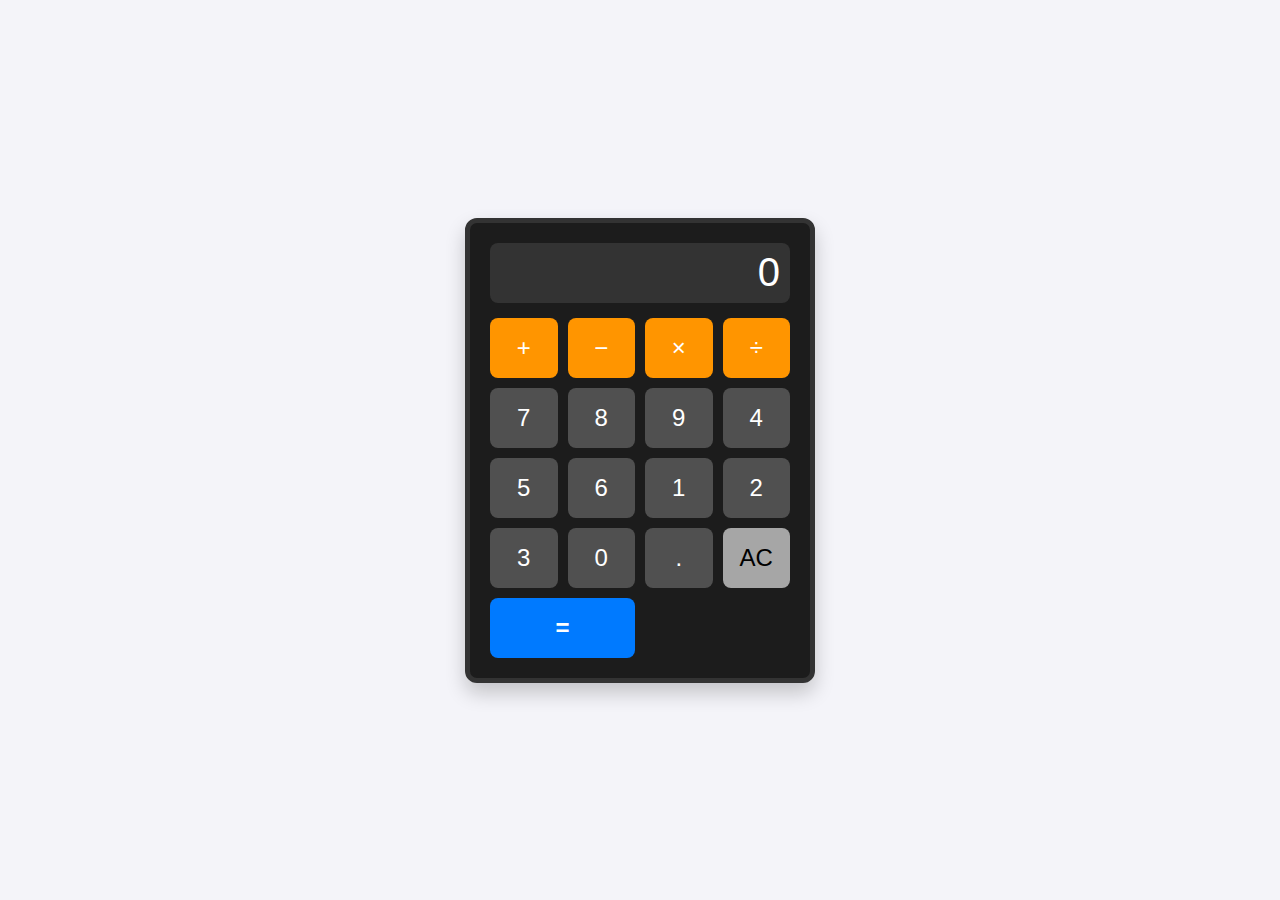
<file: index.html>
<!DOCTYPE html>
<html lang="en">
<head>
    <meta charset="UTF-8">
    <meta name="viewport" content="width=device-width, initial-scale=1.0">
    <title>Basic Calculator</title>
    <link rel="stylesheet" href="style.css">
</head>
<body>

<div class="calculator">
    <input type="text" class="calculator-screen" value="0" disabled>

    <div class="calculator-keys">

        <button type="button" class="operator" value="+">+</button>
        <button type="button" class="operator" value="-">&minus;</button>
        <button type="button" class="operator" value="*">&times;</button>
        <button type="button" class="operator" value="/">&divide;</button>

        <button type="button" value="7">7</button>
        <button type="button" value="8">8</button>
        <button type="button" value="9">9</button>

        <button type="button" value="4">4</button>
        <button type="button" value="5">5</button>
        <button type="button" value="6">6</button>

        <button type="button" value="1">1</button>
        <button type="button" value="2">2</button>
        <button type="button" value="3">3</button>

        <button type="button" value="0">0</button>
        <button type="button" class="decimal" value=".">.</button>

        <button type="button" class="all-clear" value="all-clear">AC</button>
        <button type="button" class="equal-sign" value="=">=</button>
    </div>
</div>

<script src="script.js"></script>
</body>
</html>
</file>
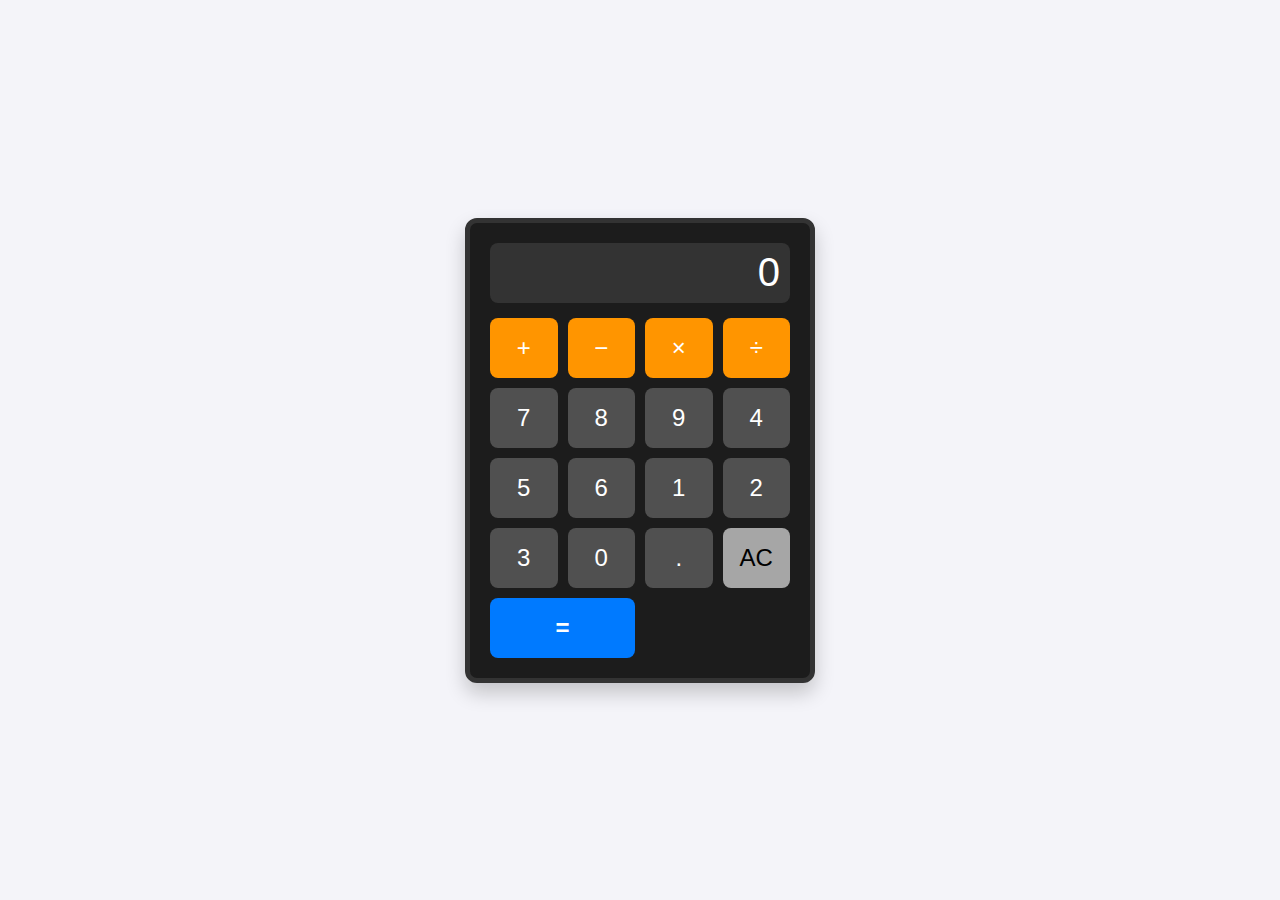
<file: calculator.html>
<!DOCTYPE html>
<html lang="en">
<head>
    <meta charset="UTF-8">
    <meta name="viewport" content="width=device-width, initial-scale=1.0">
    <title>Basic Calculator</title>
    
    <style>
        /* Basic Reset and Body Styling */
        body {
            display: flex;
            justify-content: center;
            align-items: center;
            min-height: 100vh;
            margin: 0;
            background-color: #f4f4f9;
            font-family: 'Arial', sans-serif;
        }

        /* Calculator Container Styling */
        .calculator {
            border: 5px solid #333;
            border-radius: 12px;
            box-shadow: 0 10px 20px rgba(0, 0, 0, 0.2);
            width: 300px; /* Standard calculator width */
            background-color: #1c1c1c; /* Dark background */
            padding: 20px;
        }

        /* Display Screen Styling */
        .calculator-screen {
            width: 100%;
            height: 60px;
            background-color: #333;
            color: #fff;
            text-align: right;
            font-size: 2.5rem;
            padding: 10px;
            border: none;
            border-radius: 8px;
            margin-bottom: 15px;
            box-sizing: border-box; /* Include padding in width/height */
            pointer-events: none; /* Make sure it's not clickable/editable */
        }

        /* Keypad Layout */
        .calculator-keys {
            display: grid;
            grid-template-columns: repeat(4, 1fr); /* 4 columns of equal width */
            grid-gap: 10px;
        }

        /* Button Base Styling */
        button {
            height: 60px;
            font-size: 1.5rem;
            border: none;
            border-radius: 8px;
            cursor: pointer;
            transition: background-color 0.1s, transform 0.05s;
            outline: none; /* Remove blue outline on focus */
        }

        /* Number and Decimal Button Styling */
        button[value]:not(.operator):not(.equal-sign):not(.all-clear) {
            background-color: #505050; /* Darker grey for numbers */
            color: #fff;
        }

        button[value]:not(.operator):not(.equal-sign):not(.all-clear):hover {
            background-color: #636363;
        }

        /* Operator Button Styling (+, -, x, /) */
        .operator {
            background-color: #ff9500; /* Orange for operators */
            color: #fff;
        }

        .operator:hover {
            background-color: #ffb14e;
        }

        /* AC (All Clear) Button Styling */
        .all-clear {
            background-color: #a6a6a6; /* Light grey */
            color: #000;
        }

        .all-clear:hover {
            background-color: #c9c9c9;
        }

        /* Equals Button Styling */
        .equal-sign {
            background-color: #007aff; /* Blue for equals */
            color: #fff;
            grid-column: span 2; /* Make the equals button span two columns */
            font-weight: bold;
        }

        .equal-sign:hover {
            background-color: #3b9bff;
        }

        /* Button Press Effect */
        button:active, .active-key {
            transform: scale(0.98);
            opacity: 0.8;
        }
    </style>
</head>
<body>

<div class="calculator">
    <input type="text" class="calculator-screen" value="0" disabled>

    <div class="calculator-keys">

        <button type="button" class="operator" value="+">+</button>
        <button type="button" class="operator" value="-">&minus;</button>
        <button type="button" class="operator" value="*">&times;</button>
        <button type="button" class="operator" value="/">&divide;</button>

        <button type="button" value="7">7</button>
        <button type="button" value="8">8</button>
        <button type="button" value="9">9</button>

        <button type="button" value="4">4</button>
        <button type="button" value="5">5</button>
        <button type="button" value="6">6</button>

        <button type="button" value="1">1</button>
        <button type="button" value="2">2</button>
        <button type="button" value="3">3</button>

        <button type="button" value="0">0</button>
        <button type="button" class="decimal" value=".">.</button>

        <button type="button" class="all-clear" value="all-clear">AC</button>
        <button type="button" class="equal-sign" value="=">=</button>
    </div>
</div>

<script>
    const calculator = {
        displayValue: '0',
        firstOperand: null,
        waitingForSecondOperand: false,
        operator: null,
    };

    function updateDisplay() {
        const display = document.querySelector('.calculator-screen');
        // Ensure display doesn't exceed 10 characters for better UI, using scientific notation if needed
        if (calculator.displayValue.length > 10) {
            display.value = parseFloat(calculator.displayValue).toExponential(5);
        } else {
            display.value = calculator.displayValue;
        }
    }

    function inputDigit(digit) {
        const { displayValue, waitingForSecondOperand } = calculator;

        if (waitingForSecondOperand === true) {
            calculator.displayValue = digit;
            calculator.waitingForSecondOperand = false;
        } else {
            // Prevent multiple leading zeros
            calculator.displayValue = displayValue === '0' ? digit : displayValue + digit;
        }
    }

    function inputDecimal(dot) {
        // If waiting for second operand, start a new number with '0.'
        if (calculator.waitingForSecondOperand === true) {
            calculator.displayValue = '0.';
            calculator.waitingForSecondOperand = false;
            return;
        }

        // Ensure the display value does not already contain a decimal point
        if (!calculator.displayValue.includes(dot)) {
            calculator.displayValue += dot;
        }
    }

    function handleOperator(nextOperator) {
        const { firstOperand, displayValue, operator } = calculator;
        const inputValue = parseFloat(displayValue);

        // If an operator is already set and waiting for a second operand, replace the operator
        if (operator && calculator.waitingForSecondOperand) {
            calculator.operator = nextOperator;
            return;
        }

        // Set the first operand if it hasn't been set yet
        if (firstOperand === null && !isNaN(inputValue)) {
            calculator.firstOperand = inputValue;
        } else if (operator) {
            // Calculate the result of the previous operation
            const result = performCalculation[operator](firstOperand, inputValue);

            // Use built-in precision handling and update state
            calculator.displayValue = String(result);
            calculator.firstOperand = result;
        }

        calculator.waitingForSecondOperand = true;
        calculator.operator = nextOperator;
    }

    const performCalculation = {
        '/': (firstOperand, secondOperand) => {
            if (secondOperand === 0) {
                alert("Error: Division by zero!");
                return '0';
            }
            return firstOperand / secondOperand;
        },
        '*': (firstOperand, secondOperand) => firstOperand * secondOperand,
        '+': (firstOperand, secondOperand) => firstOperand + secondOperand,
        '-': (firstOperand, secondOperand) => firstOperand - secondOperand,
        '=': (firstOperand, secondOperand) => secondOperand, // Handled within handleOperator
    };

    function resetCalculator() {
        calculator.displayValue = '0';
        calculator.firstOperand = null;
        calculator.waitingForSecondOperand = false;
        calculator.operator = null;
    }

    // Event Listener Setup for Buttons
    const keys = document.querySelector('.calculator-keys');
    keys.addEventListener('click', (event) => {
        const { target } = event;
        const value = target.value;

        if (!target.matches('button')) {
            return;
        }

        switch (value) {
            case '+':
            case '-':
            case '*':
            case '/':
            case '=':
                handleOperator(value);
                break;
            case '.':
                inputDecimal(value);
                break;
            case 'all-clear':
                resetCalculator();
                break;
            default:
                // Check if the value is a number
                if (!isNaN(parseFloat(value))) {
                    inputDigit(value);
                }
        }

        updateDisplay();
    });

    // BONUS: Keyboard Support
    document.addEventListener('keydown', (event) => {
        const key = event.key;

        // Map keyboard keys to calculator button values
        let value;
        if (!isNaN(parseFloat(key))) { // Numbers 0-9
            value = key;
        } else if (key === '.') {
            value = key;
        } else if (key === '+' || key === '-') {
            value = key;
        } else if (key === '*' || key === 'x') {
            value = '*';
        } else if (key === '/') {
            value = '/';
        } else if (key === 'Enter' || key === '=') {
            value = '=';
        } else if (key === 'Escape') {
            value = 'all-clear';
        } else {
            return; // Ignore other keys
        }

        // Simulate a click action to trigger the same logic
        const button = document.querySelector(`button[value="${value}"]`);
        if (button) {
            button.click();
            // Add a temporary visual feedback for the keyboard press
            button.classList.add('active-key');
            setTimeout(() => button.classList.remove('active-key'), 100);
        }
    });

    // Initial display update
    updateDisplay();
</script>
</body>
</html>
</file>
<file: style.css>
/* Basic Reset and Body Styling */
body {
    display: flex;
    justify-content: center;
    align-items: center;
    min-height: 100vh;
    margin: 0;
    background-color: #f4f4f9;
    font-family: 'Arial', sans-serif;
}

/* Calculator Container Styling */
.calculator {
    border: 5px solid #333;
    border-radius: 12px;
    box-shadow: 0 10px 20px rgba(0, 0, 0, 0.2);
    width: 300px; /* Standard calculator width */
    background-color: #1c1c1c; /* Dark background */
    padding: 20px;
}

/* Display Screen Styling */
.calculator-screen {
    width: 100%;
    height: 60px;
    background-color: #333;
    color: #fff;
    text-align: right;
    font-size: 2.5rem;
    padding: 10px;
    border: none;
    border-radius: 8px;
    margin-bottom: 15px;
    box-sizing: border-box; /* Include padding in width/height */
    pointer-events: none; /* Make sure it's not clickable/editable */
}

/* Keypad Layout */
.calculator-keys {
    display: grid;
    grid-template-columns: repeat(4, 1fr); /* 4 columns of equal width */
    grid-gap: 10px;
}

/* Button Base Styling */
button {
    height: 60px;
    font-size: 1.5rem;
    border: none;
    border-radius: 8px;
    cursor: pointer;
    transition: background-color 0.1s, transform 0.05s;
    outline: none; /* Remove blue outline on focus */
}

/* Number and Decimal Button Styling */
button[value]:not(.operator):not(.equal-sign):not(.all-clear) {
    background-color: #505050; /* Darker grey for numbers */
    color: #fff;
}

button[value]:not(.operator):not(.equal-sign):not(.all-clear):hover {
    background-color: #636363;
}

/* Operator Button Styling (+, -, x, /) */
.operator {
    background-color: #ff9500; /* Orange for operators */
    color: #fff;
}

.operator:hover {
    background-color: #ffb14e;
}

/* AC (All Clear) Button Styling */
.all-clear {
    background-color: #a6a6a6; /* Light grey */
    color: #000;
}

.all-clear:hover {
    background-color: #c9c9c9;
}

/* Equals Button Styling */
.equal-sign {
    background-color: #007aff; /* Blue for equals */
    color: #fff;
    grid-column: span 2; /* Make the equals button span two columns */
    font-weight: bold;
}

.equal-sign:hover {
    background-color: #3b9bff;
}

/* Button Press Effect */
button:active {
    transform: scale(0.98);
}
</file>
